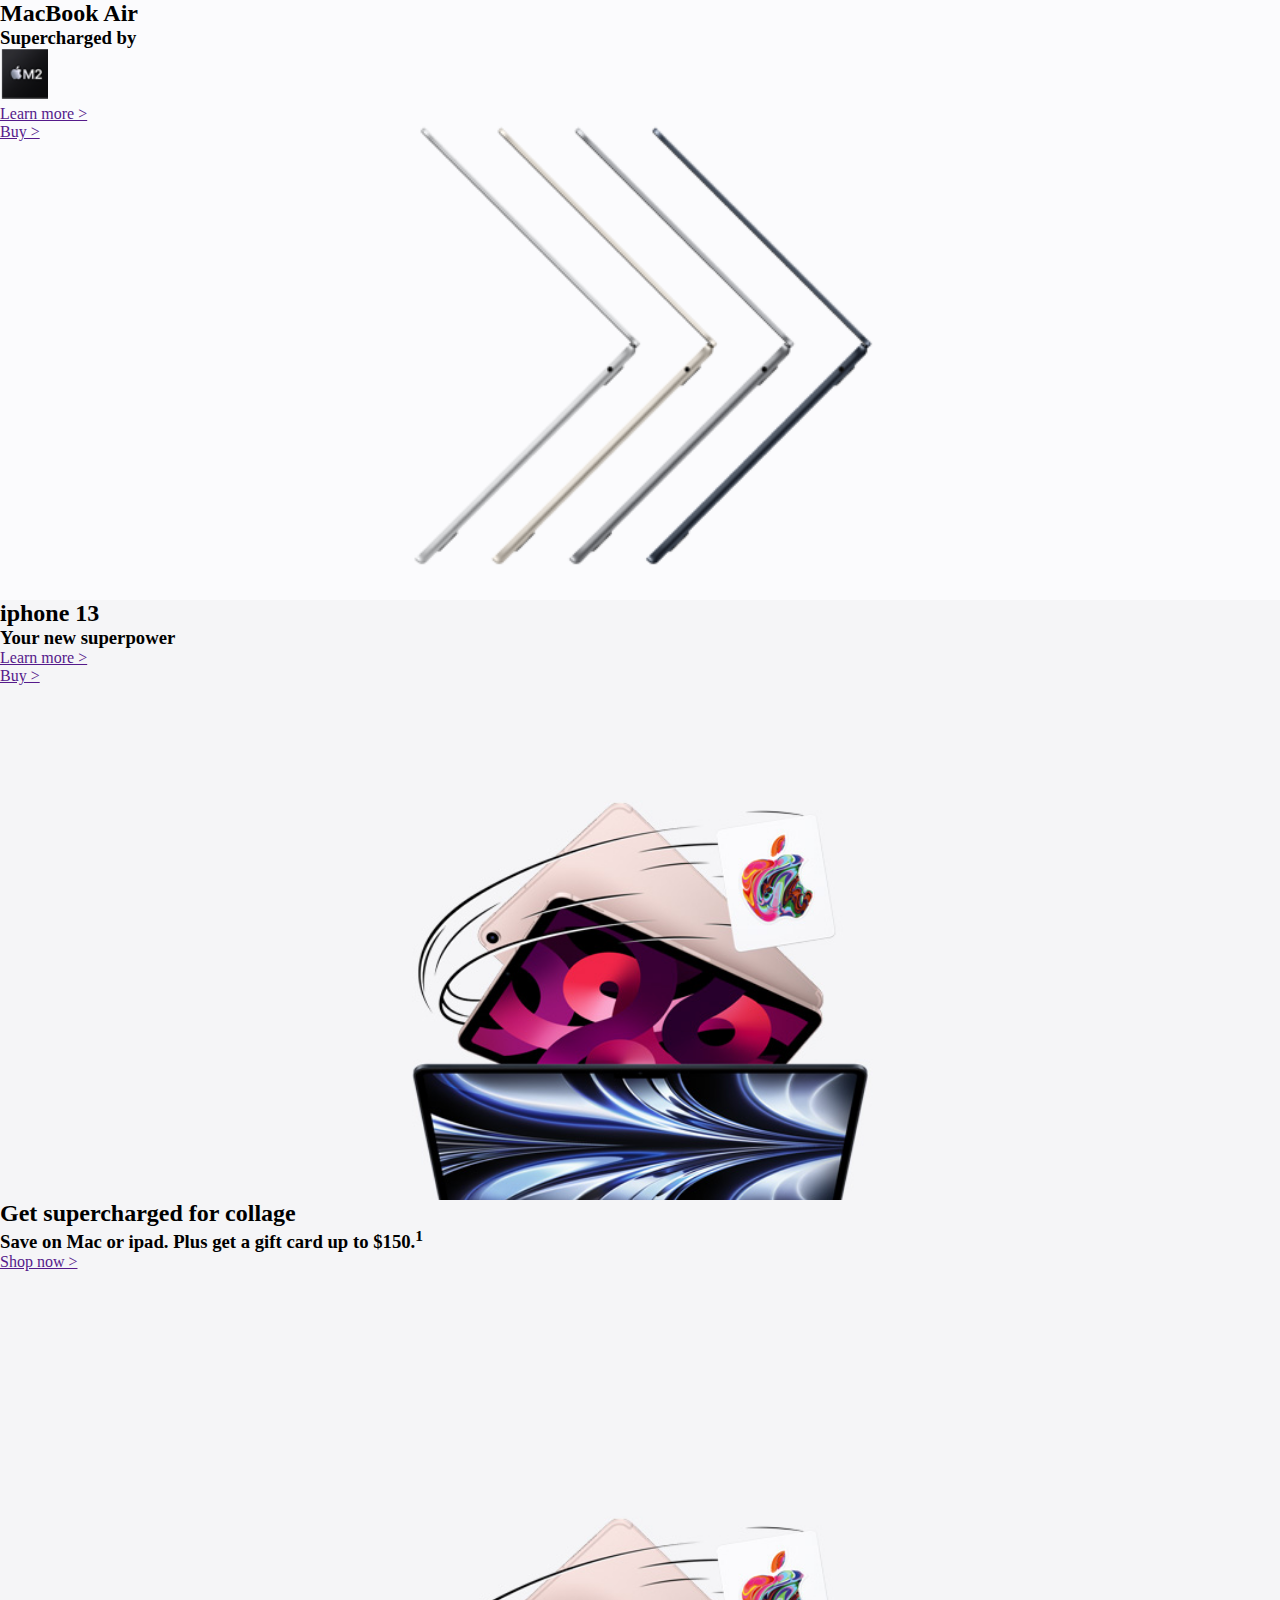
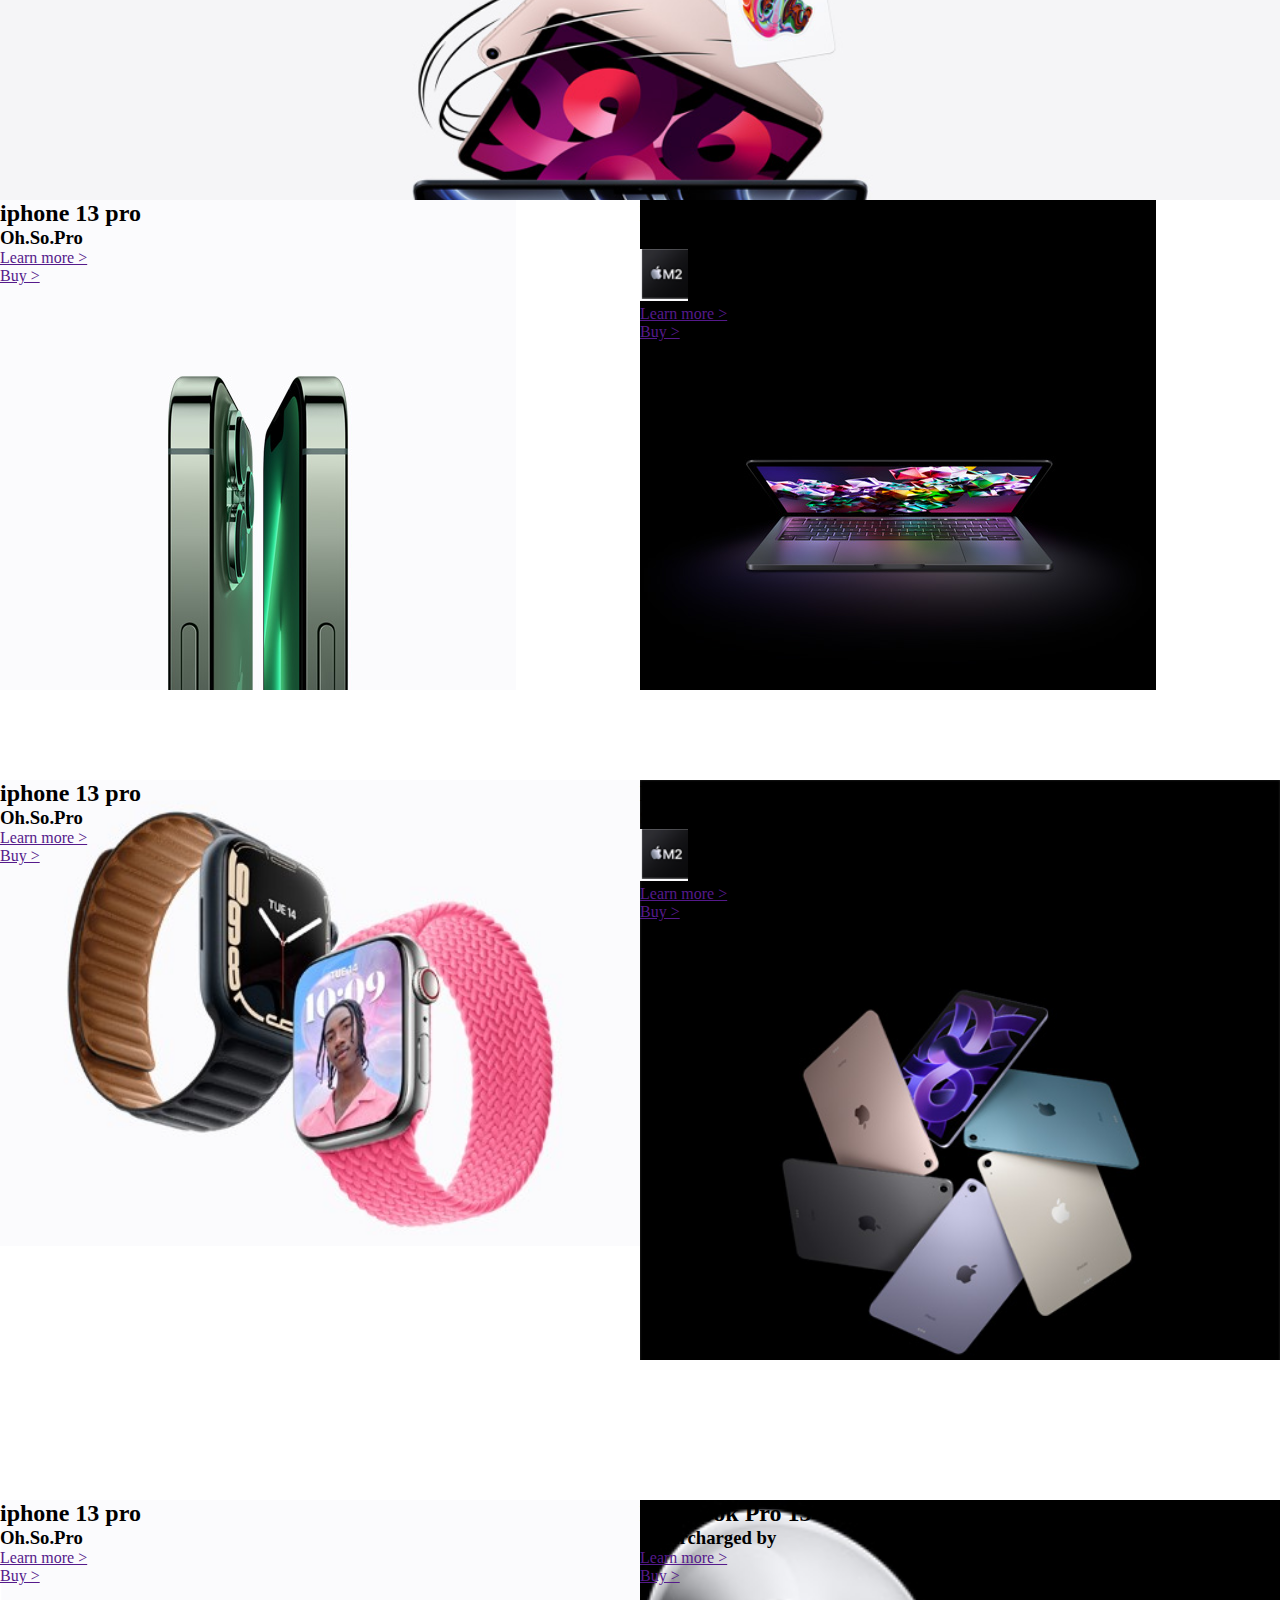
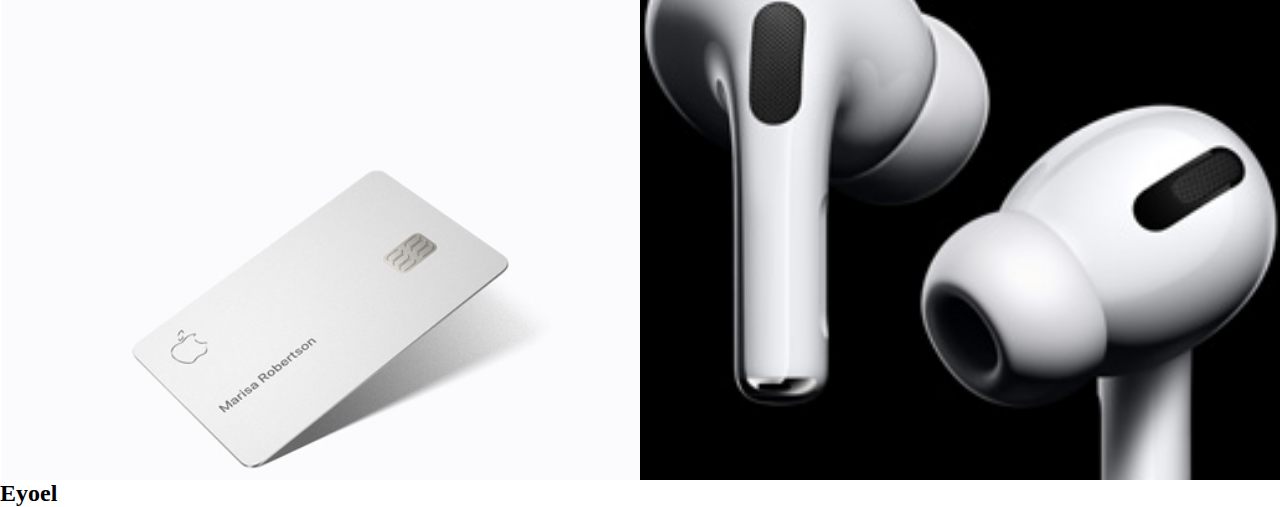
<file: Project/index.html>
<!DOCTYPE html>
<html lang="en">

<head>
  <meta charset="UTF-8" />
  <meta http-equiv="X-UA-Compatible" content="IE=edge" />
  <meta name="viewport" content="width=device-width, initial-scale=1.0" />
  <title>Apple Website</title>
  <link rel="stylesheet" href="./css/style.css" />
</head>

<body>
  <section class="Adv_1"></section>

  <!-- this is for Macbook Air section -->
  <section class="Adv_2">
    <div class="macbookair">
      <div>
        <h2>MacBook Air</h2>
        <h3>Supercharged by</h3>
        <span><img src="./images/icons/M2.png" alt="m2" /></span>

        <div>
          <a href=""> Learn more &#62; </a>
        </div>
        <div>
          <a href="">Buy &#62;</a>
        </div>
      </div>
    </div>
  </section>

  <!-- This is for iphone 13 -->
  <section class="Adv_3">
    <div class="iphone13">
      <div>
        <h2>iphone 13</h2>
        <h3>Your new superpower</h3>
        <div>
          <a href=""> Learn more &#62; </a>
        </div>
        <div>
          <a href="">Buy &#62;</a>
        </div>
      </div>
    </div>
  </section>

  <!-- this is for Get supercharged for collage section -->
  <section class="Adv_4">
    <div class="superCharged">
      <div>
        <h2>Get supercharged for collage</h2>
        <h3>
          Save on Mac or ipad. Plus get a gift card up to $150.<sup>1</sup>
        </h3>
        <div>
          <a href=""> Shop now &#62; </a>
        </div>
      </div>
    </div>
  </section>

   <!-- this is for Advertizement 5 section -->
  <section>
    <div class="Adv_5">
      <div class="Adv_5a">
        <h2>iphone 13 pro</h2>
        <h3>Oh.So.Pro</h3>
        <div>
          <a href=""> Learn more &#62; </a>
        </div>
        <div>
          <a href="">Buy &#62;</a>
        </div>

      </div>

      <div class="Adv_5b">
        <h2>MacBook Pro 13"</h2>
        <h3>Supercharged by</h3>
        <span><img src="./images/icons/M2.png" alt="m2" /></span>
        <div>
          <a href=""> Learn more &#62; </a>
        </div>
        <div>
          <a href="">Buy &#62;</a>
        </div>
      </div>
    </div>
  </section>

    <!-- this is for Advertizement 6 section -->
 
  <section>
    <div class="Adv_6">
      <div class="Adv_6a">
        <h2>iphone 13 pro</h2>
        <h3>Oh.So.Pro</h3>
        <div>
          <a href=""> Learn more &#62; </a>
        </div>
        <div>
          <a href="">Buy &#62;</a>
        </div>

      </div>

      <div class="Adv_6b">
        <h2>MacBook Pro 13"</h2>
        <h3>Supercharged by</h3>
        <span><img src="./images/icons/M2.png" alt="m2" /></span>
        <div>
          <a href=""> Learn more &#62; </a>
        </div>
        <div>
          <a href="">Buy &#62;</a>
        </div>
      </div>
    </div>
  </section>

  <!-- this is for Advertizement 6 section -->
  <section>
    <div class="Adv_7">
      <div class="Adv_7a">
        <h2>iphone 13 pro</h2>
        <h3>Oh.So.Pro</h3>
        <div>
          <a href=""> Learn more &#62; </a>
        </div>
        <div>
          <a href="">Buy &#62;</a>
        </div>

      </div>

      <div class="Adv_7b">
        <h2>MacBook Pro 13"</h2>
        <h3>Supercharged by</h3>
        
        <div>
          <a href=""> Learn more &#62; </a>
        </div>
        <div>
          <a href="">Buy &#62;</a>
        </div>
      </div>
    </div>
  </section>
  <h2>Eyoel</h2>
</body>

</html>
</file>
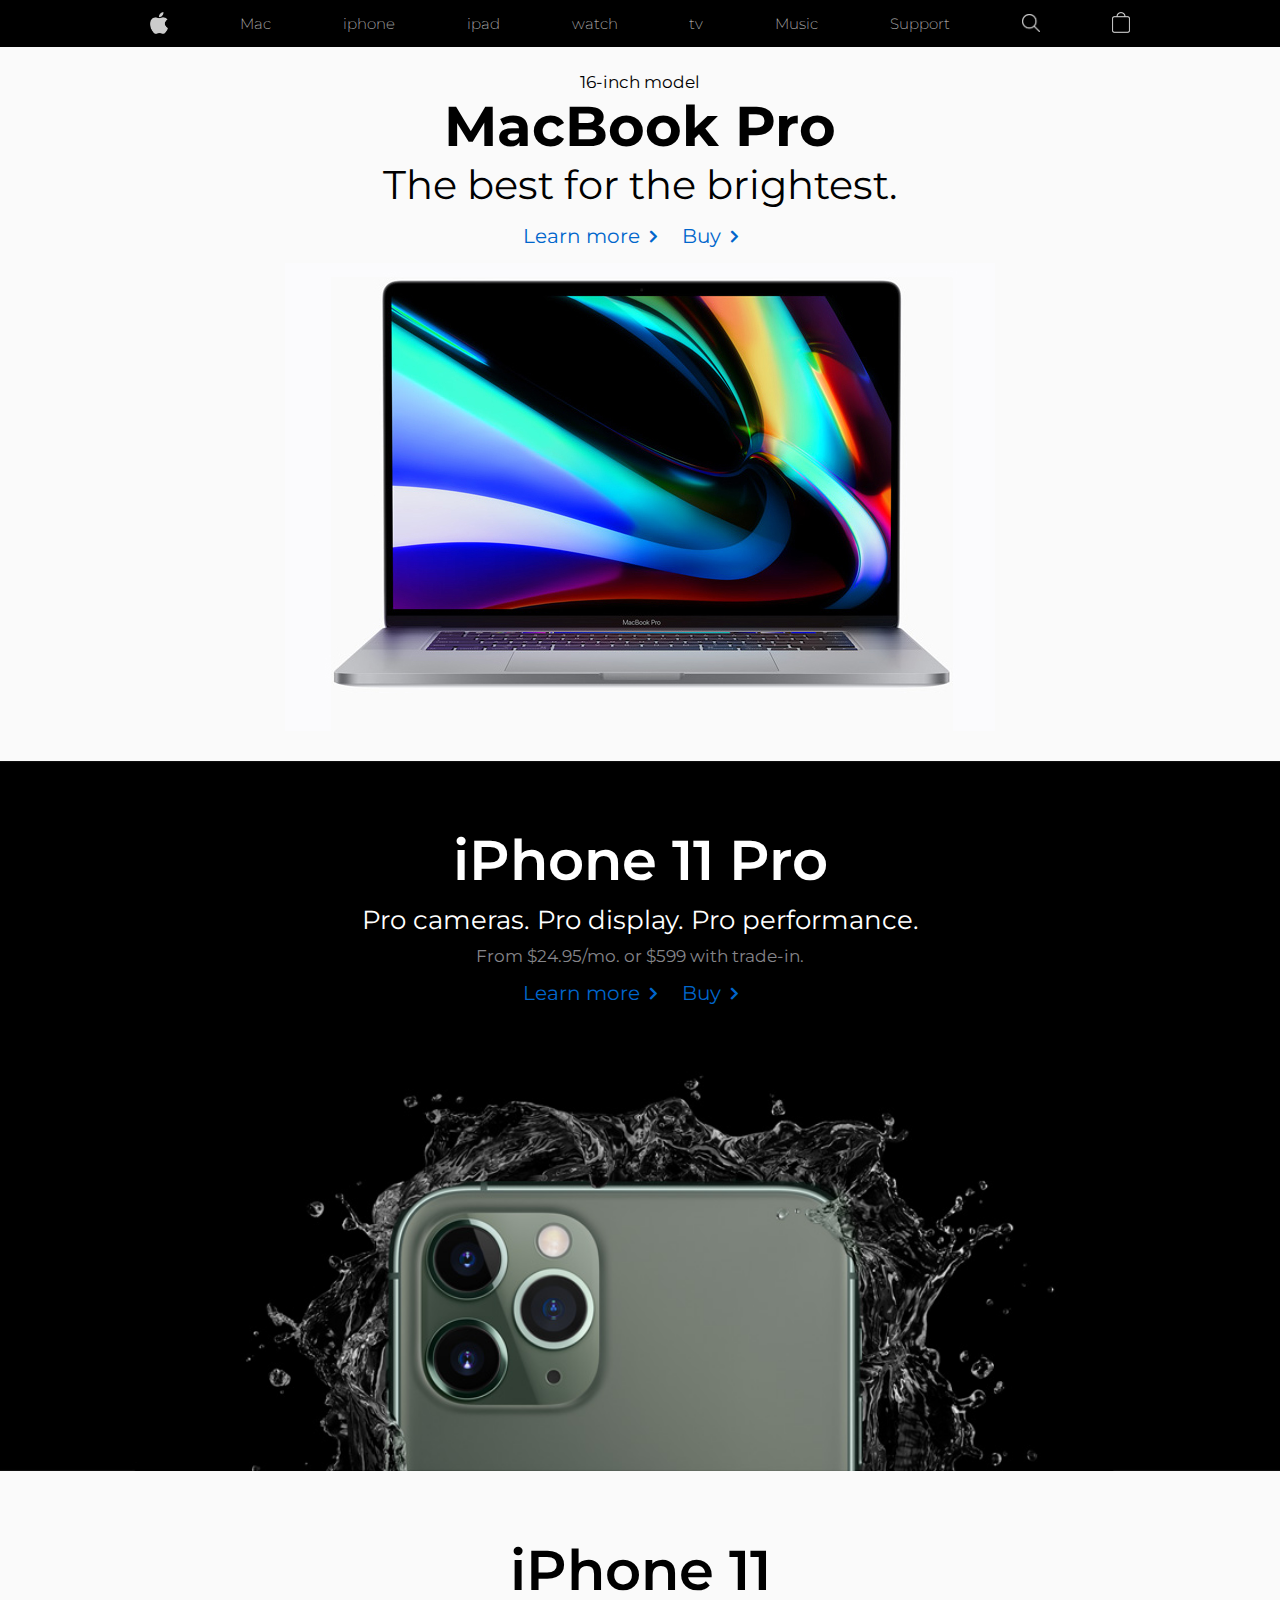
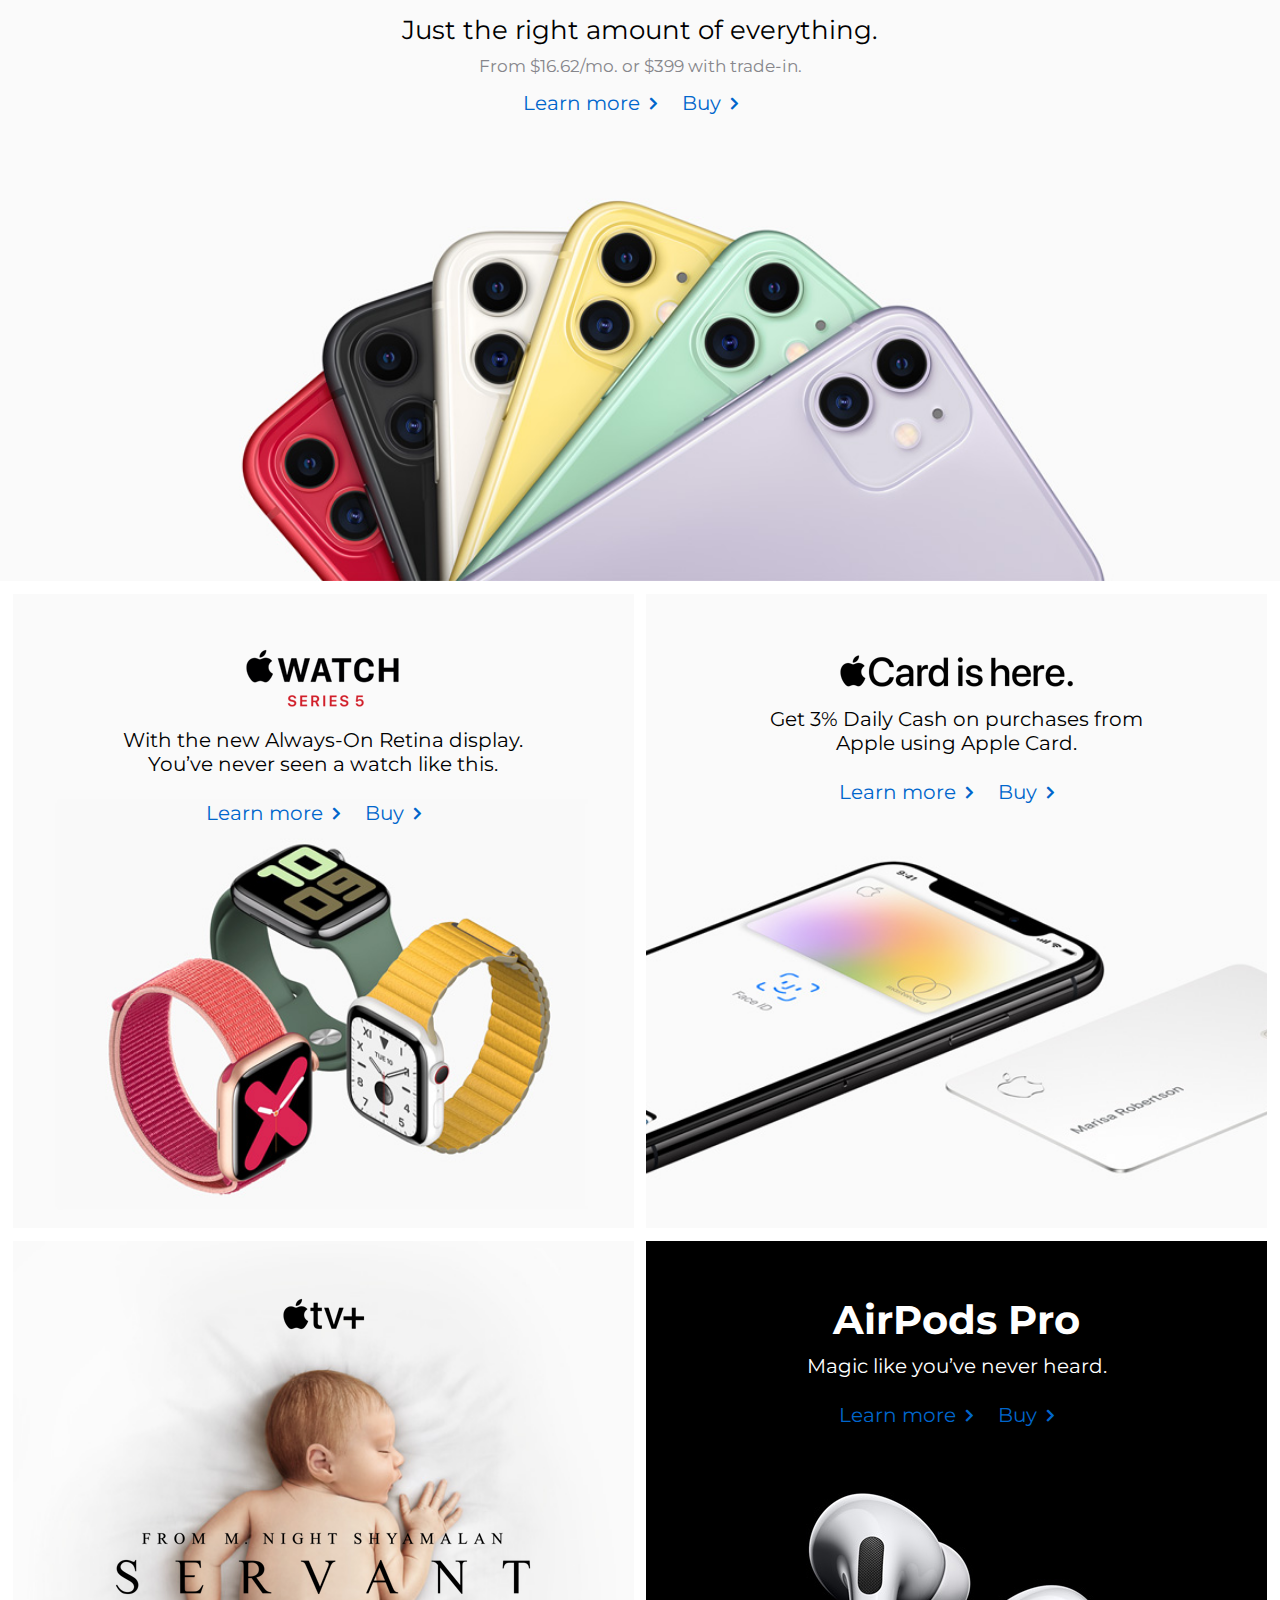
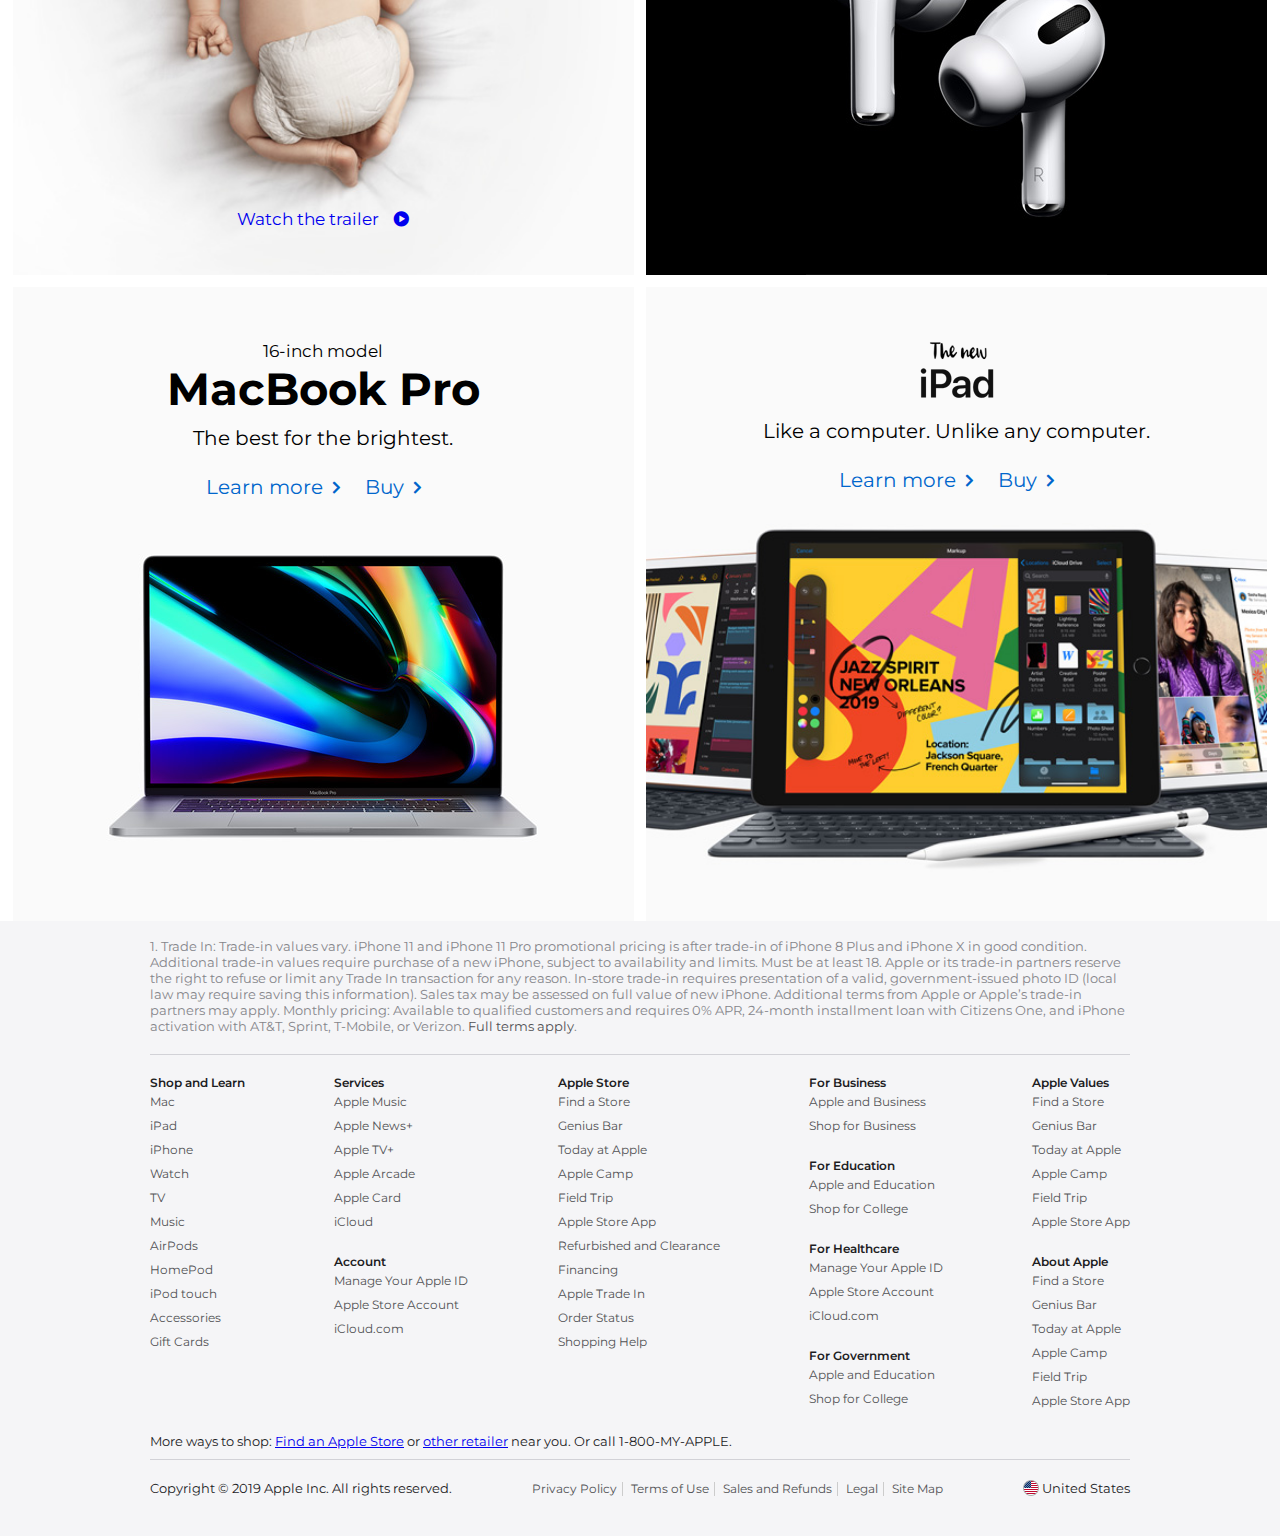
<file: Resource/apple-html-css-replica/apple-html-css-replica/index.html>
<!DOCTYPE html>
<html>
<head>
	<title>Apple Website</title>
	<link rel="stylesheet" type="text/css" href="css/styles.css">

	<!-- Link to the Font-Awesome Font -->
	<!-- This font gives us the option to use emojies, symbols, common logos and icons as a font -->
	<link rel="stylesheet" href="https://maxcdn.bootstrapcdn.com/font-awesome/4.6.2/css/font-awesome.min.css">

	<!-- Link to Montserrat font on Google Fonts-->
	<link href="https://fonts.googleapis.com/css?family=Montserrat:200,200i,300,300i,400,600,600i,700,700i,800,800i,900,900i&display=swap" rel="stylesheet">

</head>
<body>
	<div class="outer-wrapper"> 
		<header class="header-wrapper">
			<div class="internal-wrapper"> 
				<div class="header-links-wrapper">
					<ul>
						<li class="logo-link"><a href="/"><img src="images/icons/logo.png"></a></li>
						<li><a href="/mac/">Mac</a></li>
						<li><a href="#">iphone</a></li>
						<li><a href="#">ipad</a></li>
						<li><a href="#">watch</a></li>
						<li><a href="#">tv</a></li>
						<li><a href="#">Music</a></li>
						<li><a href="#">Support</a></li>
						<li class="search-link"><a href="/search/"><img src="images/icons/search-icon.png"></a></li>
						<li class="cart-link"><a  href="/cart/"><img src="images/icons/cart.png"></a></li>
					</ul>					
				</div>
			</div>
		</header>

		<section class="main-highlight-wrapper">
			<div class="internal-wrapper"> 
				<div class="model">
					16-inch model
				</div>

				<div class="product-title">
					MacBook Pro
				</div>

				<div class="brief-description">
					The best for the brightest.
				</div>

				<div class="links-wrapper">
					<ul>
						<li><a href="">Learn more</a></li>
						<li><a href="">Buy</a></li>
					</ul> 
				</div>

				<div class="main-image-wrapper">
					<img src="images/home/mac-laptop.jpg"/>
				</div>

			</div>
		</section> 

		<section class="second-hightlight-wrapper">
			<div class="internal-wrapper">
				<div class="title-wraper">
					iPhone 11 Pro 
				</div> 

				<div class="description-wrapper">
					Pro cameras. Pro display. Pro performance.
				</div>

				<div class="price-wrapper">
					From $24.95/mo. or $599 with trade‑in.
				</div>

				<div class="links-wrapper">
					<ul>
						<li><a href="">Learn more</a></li>
						<li><a href="">Buy</a></li>
					</ul> 
				</div>
			</div>
		</section>

		<section class="third-highlight-wrapper">
			<div class="internal-wrapper">
				<div class="title-wraper">
					iPhone 11 
				</div> 
				<div class="description-wrapper">
					Just the right amount of everything.
				</div>
				<div class="price-wrapper">
					From $16.62/mo. or $399 with trade‑in.
				</div>
				<div class="links-wrapper">
					<ul>
						<li><a href="">Learn more</a></li>
						<li><a href="">Buy</a></li>
					</ul> 
				</div>
			</div>
		</section>




		
		<section class="fourth-heghlight-wrapper">
			<div class="left-side-wrapper">
				<div class="top-logo-wrapper">
					<div class="logo-wrapper">
						<img src="images/icons/watch-series5-logo.png">
					</div>
				</div>
				<div class="description-wraper">
					With the new Always-On Retina display.<br>
					You’ve never seen a watch like this.
				</div>
				<div class="links-wrapper">
					<ul>
						<li><a href="">Learn more</a></li>
						<li><a href="">Buy</a></li>
					</ul> 
				</div>
			</div>
			<div class="right-side-wrapper">
				<div class="top-logo-wrapper">
					<div class="logo-wrapper">
						<img src="images/icons/apple-card-logo.png">
					</div>
				</div>
				<div class="description-wraper">
					Get 3% Daily Cash on purchases from Apple using Apple Card.
				</div>
				<div class="links-wrapper">
					<ul>
						<li><a href="">Learn more</a></li>
						<li><a href="">Buy</a></li>
					</ul> 
				</div>
			</div>	
		</section>
		<section class="fifth-heghlight-wrapper"> 
			<div class="left-side-wrapper">
				<div class="top-logo-wrapper">
					<div class="logo-wrapper">
						<img src="images/icons/apple-tv-logo.png">
					</div>
				</div>

				<div class="tvshow-logo-wraper">
					<img src="images/icons/servant-logo.png">
				</div>

				<div class="watch-more-wrapper">
					<a href="#">Watch the trailer</a>
				</div>
			</div>
			<div class="right-side-wrapper">
				<div class="top-logo-wrapper">
					<div class="logo-wrapper">
						AirPods Pro
					</div>
				</div>

				<div class="description-wraper">
					Magic like you’ve never heard.
				</div>

				<div class="links-wrapper">
					<ul>
						<li><a href="">Learn more</a></li>
						<li><a href="">Buy</a></li>
					</ul> 
				</div>
			</div>	
		</section>
		<section class="sixth-heghlight-wrapper"> 
			<div class="left-side-wrapper">
				<div class="model">
					16-inch model
				</div>

				<div class="product-title-small">
					MacBook Pro
				</div>

				<div class="description-wraper">
					The best for the brightest.
				</div>

				<div class="links-wrapper">
					<ul>
						<li><a href="">Learn more</a></li>
						<li><a href="">Buy</a></li>
					</ul> 
				</div>
			</div>
			<div class="right-side-wrapper">
				<div class="top-logo-wrapper">
					<div class="logo-wrapper">
						<img src="images/icons/new-ipad-logo.png">
					</div>
				</div>

				<div class="description-wraper">
					Like a computer. Unlike any computer.
				</div>

				<div class="links-wrapper">
					<ul>
						<li><a href="">Learn more</a></li>
						<li><a href="">Buy</a></li>
					</ul> 
				</div>
			</div>	
		</section>





		<footer class="footer-wrapper">
			<div class="internal-wrapper"> 
				<div class="upper-text-container">
					1. Trade In: Trade‑in values vary. iPhone 11 and iPhone 11 Pro promotional pricing is after trade‑in of iPhone 8 Plus and iPhone X in good condition. Additional trade‑in values require purchase of a new iPhone, subject to availability and limits. Must be at least 18. Apple or its trade-in partners reserve the right to refuse or limit any Trade In transaction for any reason. In‑store trade‑in requires presentation of a valid, government-issued photo ID (local law may require saving this information). Sales tax may be assessed on full value of new iPhone. Additional terms from Apple or Apple’s trade-in partners may apply. Monthly pricing: Available to qualified customers and requires 0% APR, 24‑month installment loan with Citizens One, and iPhone activation with AT&T, Sprint, T‑Mobile, or Verizon. <a href="#"> Full terms apply</a>.
				</div>
				<div class="footer-links-wrapper"> 
					<div class="links-wrapper-1">
						<h3>Shop and Learn</h3>
						<ul>
							<li><a href="#">Mac</a></li>
							<li><a href="#">iPad</a></li>
							<li><a href="#">iPhone</a></li>
							<li><a href="#">Watch</a></li>
							<li><a href="#">TV</a></li>
							<li><a href="#">Music</a></li>
							<li><a href="#">AirPods</a></li>
							<li><a href="#">HomePod</a></li>
							<li><a href="#">iPod touch</a></li>
							<li><a href="#">Accessories</a></li>
							<li><a href="#">Gift Cards</a></li>
						</ul>
					</div> 
					<div class="links-wrapper-2">
						<h3>Services</h3>
						<ul>
							<li><a href="#">Apple Music</a></li>
							<li><a href="#">Apple News+</a></li>
							<li><a href="#">Apple TV+</a></li>
							<li><a href="#">Apple Arcade</a></li>
							<li><a href="#">Apple Card</a></li>
							<li><a href="#">iCloud</a></li>
						</ul>
						<h3>Account</h3>
						<ul>
							<li><a href="#">Manage Your Apple ID</a></li>
							<li><a href="#">Apple Store Account</a></li>
							<li><a href="#">iCloud.com</a></li>
						</ul>					
					</div> 
					<div class="links-wrapper-3">
						<h3>Apple Store</h3>
						<ul>
							<li><a href="#">Find a Store</a></li>
							<li><a href="#">Genius Bar</a></li>
							<li><a href="#">Today at Apple</a></li>
							<li><a href="#">Apple Camp</a></li>
							<li><a href="#">Field Trip</a></li>
							<li><a href="#">Apple Store App</a></li>
							<li><a href="#">Refurbished and Clearance</a></li>
							<li><a href="#">Financing</a></li>
							<li><a href="#">Apple Trade In</a></li>
							<li><a href="#">Order Status</a></li>
							<li><a href="#">Shopping Help</a></li>
						</ul>
					</div> 
					<div class="links-wrapper-4">
						<h3>For Business</h3>
						<ul>
							<li><a href="#">Apple and Business</a></li>
							<li><a href="#">Shop for Business</a></li>
						</ul>		
						<h3>For Education</h3>
						<ul>
							<li><a href="#">Apple and Education</a></li>
							<li><a href="#">Shop for College</a></li>
						</ul>
						<h3>For Healthcare</h3>
						<ul>
							<li><a href="#">Manage Your Apple ID</a></li>
							<li><a href="#">Apple Store Account</a></li>
							<li><a href="#">iCloud.com</a></li>
						</ul>	
						<h3>For Government</h3>
						<ul>
							<li><a href="#">Apple and Education</a></li>
							<li><a href="#">Shop for College</a></li>
						</ul>
					</div> 

					<div class="links-wrapper-5">
						<h3>Apple Values</h3>
						<ul>
							<li><a href="#">Find a Store</a></li>
							<li><a href="#">Genius Bar</a></li>
							<li><a href="#">Today at Apple</a></li>
							<li><a href="#">Apple Camp</a></li>
							<li><a href="#">Field Trip</a></li>
							<li><a href="#">Apple Store App</a></li>
						</ul>
						<h3>About Apple</h3>
						<ul>
							<li><a href="#">Find a Store</a></li>
							<li><a href="#">Genius Bar</a></li>
							<li><a href="#">Today at Apple</a></li>
							<li><a href="#">Apple Camp</a></li>
							<li><a href="#">Field Trip</a></li>
							<li><a href="#">Apple Store App</a></li>
						</ul>						
					</div> 
				</div>
				<div class="my-apple-wrapper"> 
					More ways to shop: <a href="#">Find an Apple Store</a> or <a href="#">other retailer</a> near you. Or call 1-800-MY-APPLE.
				</div>
				<div class="copyright-wrapper">
					<div class="copyright">
						Copyright © 2019 Apple Inc. All rights reserved.
					</div>
					<div class="footer-links-terms">
						<ul>
							<li><a href="#">Privacy Policy</a></li>
							<li><a href="#">Terms of Use</a></li>
							<li><a href="#">Sales and Refunds</a></li>
							<li><a href="#">Legal</a></li>
							<li><a href="#">Site Map</a></li>
						</ul>
					</div>
					<div class="footer-country">
						<div class="flag-wrapper"><img src="images/icons/16.png"></div> <div class="footer-country-name">United States</div> 
					</div>
				</div>
			</div>
		</footer> 
	</div>


</body>
</html>
</file>
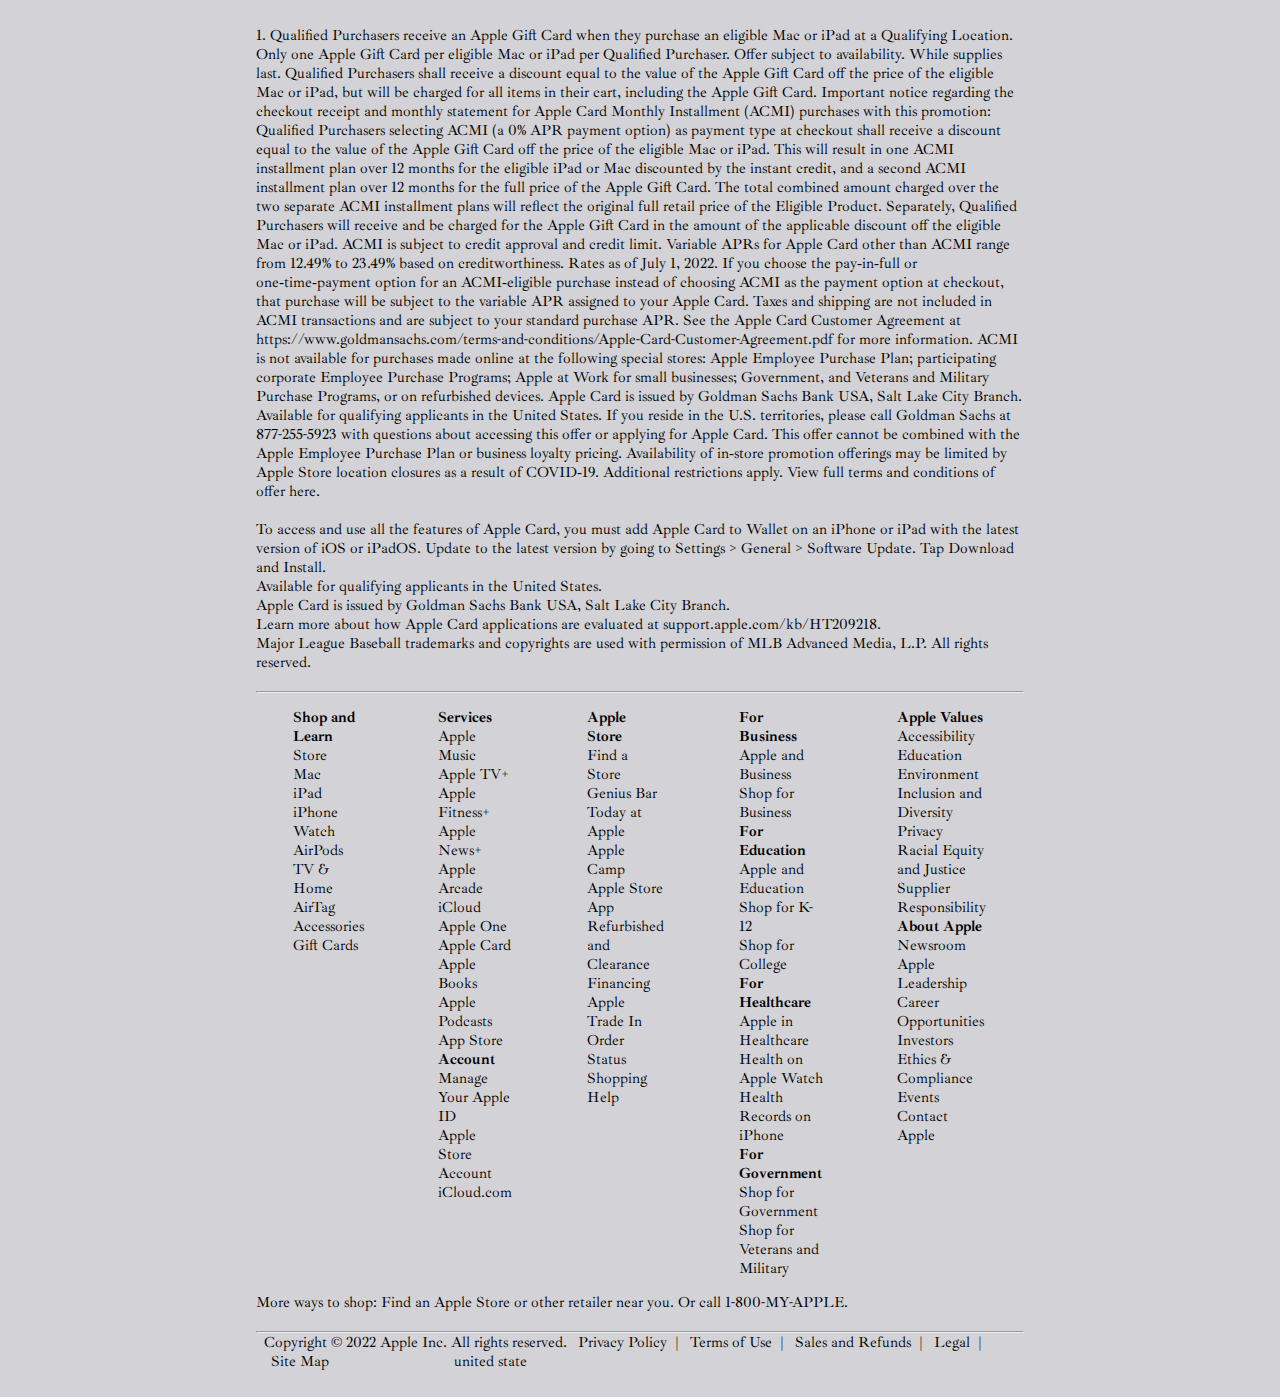
<file: Project/common/footer.html>
<!DOCTYPE html>
<html lang="en">
	<head>
		<meta charset="UTF-8" />
		<meta http-equiv="X-UA-Compatible" content="IE=edge" />
		<meta name="viewport" content="width=device-width, initial-scale=1.0" />
		<link rel="stylesheet" href="../css/footer.css" />
		<link rel="preconnect" href="https://fonts.googleapis.com" />
		<link rel="preconnect" href="https://fonts.gstatic.com" crossorigin />
		<link
			href="https://fonts.googleapis.com/css2?family=Cinzel:wght@500&family=Ibarra+Real+Nova&family=Permanent+Marker&family=Trade+Winds&family=Uchen&display=swap"
			rel="stylesheet"
		/>
		<title>Document</title>
	</head>
	<body>
		<div class="paragraph">
			<p>
				1. Qualified Purchasers receive an Apple Gift Card when they purchase an
				eligible Mac or iPad at a Qualifying Location. Only one Apple Gift Card
				per eligible Mac or iPad per Qualified Purchaser. Offer subject to
				availability. While supplies last. Qualified Purchasers shall receive a
				discount equal to the value of the Apple Gift Card off the price of the
				eligible Mac or iPad, but will be charged for all items in their cart,
				including the Apple Gift Card. Important notice regarding the checkout
				receipt and monthly statement for Apple Card Monthly Installment (ACMI)
				purchases with this promotion: Qualified Purchasers selecting ACMI (a 0%
				APR payment option) as payment type at checkout shall receive a discount
				equal to the value of the Apple Gift Card off the price of the eligible
				Mac or iPad. This will result in one ACMI installment plan over 12
				months for the eligible iPad or Mac discounted by the instant credit,
				and a second ACMI installment plan over 12 months for the full price of
				the Apple Gift Card. The total combined amount charged over the two
				separate ACMI installment plans will reflect the original full retail
				price of the Eligible Product. Separately, Qualified Purchasers will
				receive and be charged for the Apple Gift Card in the amount of the
				applicable discount off the eligible Mac or iPad. ACMI is subject to
				credit approval and credit limit. Variable APRs for Apple Card other
				than ACMI range from 12.49% to 23.49% based on creditworthiness. Rates
				as of July 1, 2022. If you choose the pay‑in‑full or one‑time‑payment
				option for an ACMI‑eligible purchase instead of choosing ACMI as the
				payment option at checkout, that purchase will be subject to the
				variable APR assigned to your Apple Card. Taxes and shipping are not
				included in ACMI transactions and are subject to your standard purchase
				APR. See the Apple Card Customer Agreement at
				https://www.goldmansachs.com/terms-and-conditions/Apple-Card-Customer-Agreement.pdf
				for more information. ACMI is not available for purchases made online at
				the following special stores: Apple Employee Purchase Plan;
				participating corporate Employee Purchase Programs; Apple at Work for
				small businesses; Government, and Veterans and Military Purchase
				Programs, or on refurbished devices. Apple Card is issued by Goldman
				Sachs Bank USA, Salt Lake City Branch. Available for qualifying
				applicants in the United States. If you reside in the U.S. territories,
				please call Goldman Sachs at 877-255-5923 with questions about accessing
				this offer or applying for Apple Card. This offer cannot be combined
				with the Apple Employee Purchase Plan or business loyalty pricing.
				Availability of in‑store promotion offerings may be limited by Apple
				Store location closures as a result of COVID‑19. Additional restrictions
				apply. View full terms and conditions of offer here.
			</p>
			<br />
			<p>
				To access and use all the features of Apple Card, you must add Apple
				Card to Wallet on an iPhone or iPad with the latest version of iOS or
				iPadOS. Update to the latest version by going to Settings > General >
				Software Update. Tap Download and Install.
			</p>
			<p>Available for qualifying applicants in the United States.</p>
			<p>
				Apple Card is issued by Goldman Sachs Bank USA, Salt Lake City Branch.
			</p>
			<p>
				Learn more about how Apple Card applications are evaluated at
				support.apple.com/kb/HT209218.
			</p>
			<p>
				Major League Baseball trademarks and copyrights are used with permission
				of MLB Advanced Media, L.P. All rights reserved.
			</p>
			<br />

			<hr />
		</div>
		<div class="footer-list">
			<div>
				<ul>
					<h3>Shop and Learn</h3>
					<li><a href="">Store</a></li>
					<li><a href="">Mac</a></li>
					<li><a href="">iPad</a></li>
					<li><a href="">iPhone</a></li>
					<li><a href="">Watch</a></li>
					<li><a href="">AirPods</a></li>
					<li><a href="">TV & Home</a></li>
					<li><a href="">AirTag</a></li>
					<li><a href="">Accessories</a></li>
					<li><a href="">Gift Cards</a></li>
				</ul>
			</div>
			<div>
				<ul>
					<h3>Services</h3>
					<li><a href="">Apple Music</a></li>
					<li><a href="">Apple TV+</a></li>
					<li><a href="">Apple Fitness+</a></li>
					<li><a href="">Apple News+</a></li>
					<li><a href="">Apple Arcade</a></li>
					<li><a href="">iCloud</a></li>
					<li><a href="">Apple One</a></li>
					<li><a href="">Apple Card</a></li>
					<li><a href="">Apple Books</a></li>
					<li><a href="">Apple Podcasts</a></li>
					<li><a href="">App Store</a></li>
					<h3>Account</h3>
					<li><a href="">Manage Your Apple ID</a></li>
					<li><a href="">Apple Store Account</a></li>
					<li><a href="">iCloud.com</a></li>
				</ul>
			</div>
			<div>
				<ul>
					<h3>Apple Store</h3>
					<li><a href="">Find a Store</a></li>
					<li><a href="">Genius Bar</a></li>
					<li><a href="">Today at Apple</a></li>
					<li><a href="">Apple Camp</a></li>
					<li><a href="">Apple Store App</a></li>
					<li><a href="">Refurbished and Clearance</a></li>
					<li><a href="">Financing</a></li>
					<li><a href="">Apple Trade In</a></li>
					<li><a href="">Order Status</a></li>
					<li><a href="">Shopping Help</a></li>
				</ul>
			</div>
			<div>
				<ul>
					<h3>For Business</h3>
					<li><a href="">Apple and Business</a></li>
					<li><a href="">Shop for Business</a></li>
					<h3>For Education</h3>
					<li><a href="">Apple and Education</a></li>
					<li><a href="">Shop for K-12</a></li>
					<li><a href="">Shop for College</a></li>
					<h3>For Healthcare</h3>
					<li><a href="">Apple in Healthcare</a></li>
					<li><a href="">Health on Apple Watch</a></li>
					<li><a href="">Health Records on iPhone</a></li>
					<h3>For Government</h3>
					<li><a href="">Shop for Government</a></li>
					<li><a href="">Shop for Veterans and Military</a></li>
				</ul>
			</div>
			<div>
				<ul>
					<h3>Apple Values</h3>
					<li><a href="">Accessibility</a></li>
					<li><a href="">Education</a></li>
					<li><a href="">Environment</a></li>
					<li><a href="">Inclusion and Diversity</a></li>
					<li><a href="">Privacy</a></li>
					<li><a href="">Racial Equity and Justice</a></li>
					<li><a href="">Supplier Responsibility</a></li>
					<h3>About Apple</h3>
					<li><a href="">Newsroom</a></li>
					<li><a href="">Apple Leadership</a></li>
					<li><a href="">Career Opportunities</a></li>
					<li><a href="">Investors</a></li>
					<li><a href="">Ethics & Compliance</a></li>
					<li><a href="">Events</a></li>
					<li><a href="">Contact Apple</a></li>
				</ul>
			</div>
		</div>

		<p>
			More ways to shop:
			<a href="https://www.apple.com/retail/">Find an Apple Store</a> or
			<a href="https://locate.apple.com/">other retailer</a> near you. Or call
			1-800-MY-APPLE.
		</p>
		<br />
		<hr />
		<div class="container">
			<ul class="as"><li>
				<p class="copyright">Copyright © 2022 Apple Inc. All rights reserved.
				
					<a class="copyright" href="">Privacy Policy</a>|
                    <a class="copyright" href="">Terms of Use</a>|
                    <a class="copyright" href="">Sales and Refunds</a>|
                    <a class="copyright" href="">Legal</a>|
                    <a class="copyright" href="">Site Map</a>
                    <a class="united" href="">united state</a>
				</p>
            </li>
            </ul>
           
		</div>
	</body>
</html>
</file>
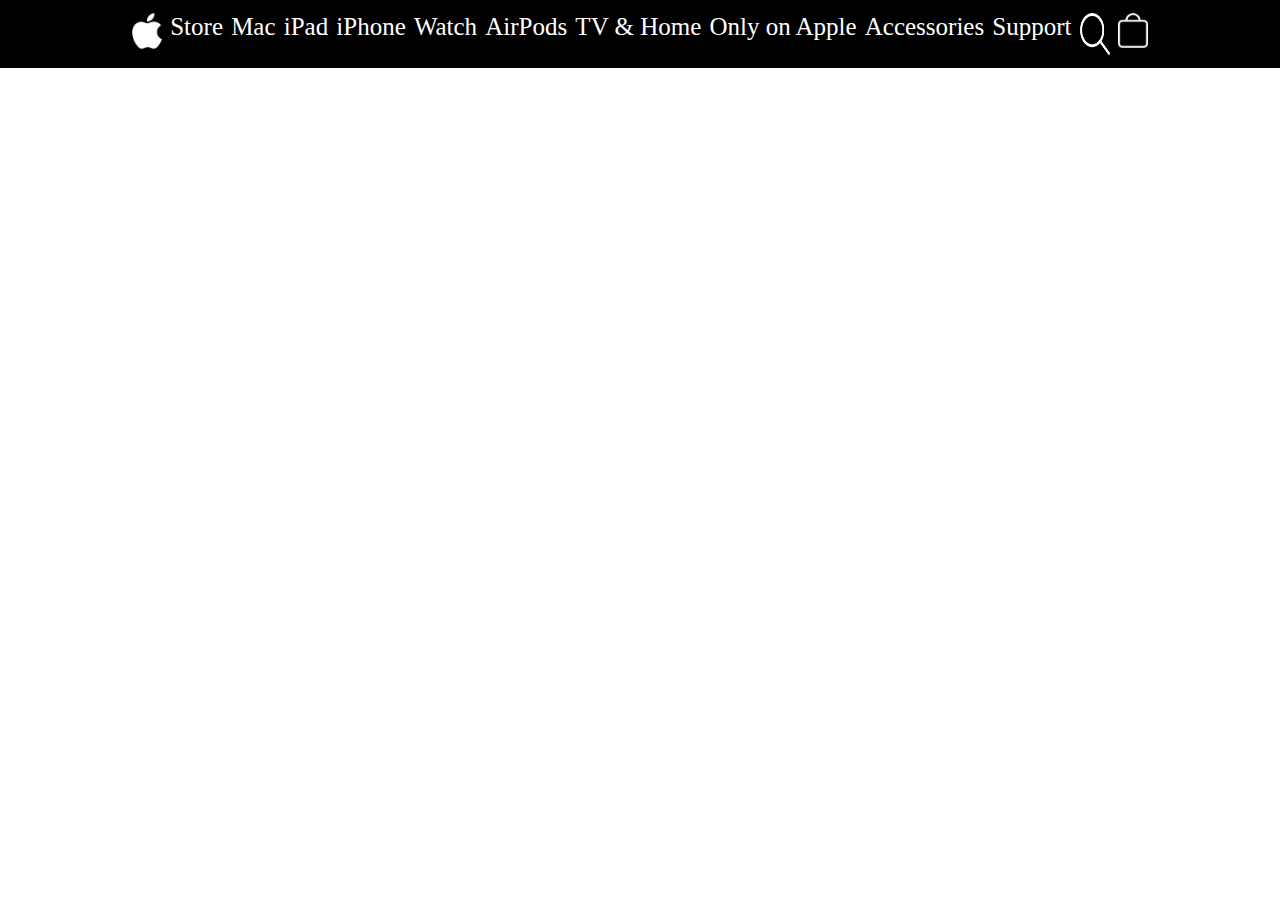
<file: Project/common/header.html>
<!DOCTYPE html>
<html lang="en">
	<head>
		<meta charset="UTF-8" />
		<meta http-equiv="X-UA-Compatible" content="IE=edge" />
		<meta name="viewport" content="width=device-width, initial-scale=1.0" />
		<link rel="stylesheet" href="../css/header.css" />
		<link rel="preconnect" href="https://fonts.googleapis.com" />
		<link rel="preconnect" href="https://fonts.gstatic.com" crossorigin />
		<link
			href="https://fonts.googleapis.com/css2?family=Cinzel:wght@500&family=Permanent+Marker&family=Trade+Winds&family=Uchen&display=swap"
			rel="stylesheet"
		/>
		<title>header</title>
	</head>
	<body>
		<nav>
			<ul style="list-style: none" class="navigator">
				<a href="https://www.apple.com/"
					><img src="../images/icons/logo.png" alt="" width="30px"
				/></a>
				<li><a href="https://www.apple.com/us/shop/goto/store">Store</a></li>
				<li><a href="https://www.apple.com/mac/">Mac</a></li>
				<li><a href="https://www.apple.com/ipad/">iPad</a></li>
				<li><a href="https://www.apple.com/iphone/">iPhone</a></li>
				<li><a href="https://www.apple.com/watch/">Watch</a></li>
				<li><a href="https://www.apple.com/airpods/">AirPods</a></li>
				<li><a href="https://www.apple.com/tv-home/">TV & Home</a></li>
				<li><a href="https://www.apple.com/services/">Only on Apple</a></li>
				<li><a href="https://www.apple.com/us/shop/goto/buy_accessories">Accessories</a></li>
				<li><a href="https://support.apple.com/">Support</a></li>
				<img src="../images/icons/search-icon.png" alt="Search" width="30px" />
				<a href=""
					><img src="../images/icons/cart.png" alt="" width="30px"
				/></a>
			</ul>
		</nav>
	</body>
</html>
</file>
<file: Project/css/style.css>
*{
    padding: 0;
    margin: 0;
   
}
.macbookair{
    background-image: url("../images/home/macbookari.png");
    background-size: cover;
    height: 600px;
    background-repeat: no-repeat;
    background-position-x: center;
   
}
.iphone13{
    background-image: url("../images/home/Adv_3.jpg");
    background-repeat: no-repeat;
    height: 600px;
    background-size: cover;
    background-position-x: center;
    background-position-y: center ;
    

}

.superCharged{
    background-image: url("../images/home/Adv_3.jpg");
    background-repeat: no-repeat;
    height: 600px;
    background-size: cover;
     
}
.Adv_5{
    display: flex;
}
.Adv_5a{
    background-image: url("../images/home/Adv_4a.jpg");
    width: 1262px;
    height: 580px;
    /* background-size: 1262px 580px; */
    background-repeat: no-repeat;

}

.Adv_5b{
    background-image: url("../images/home/Adv_4b.jpg");
    width: 1262px;
    height: 580px;
    /* background-size: 1262px 580px; */
    background-repeat: no-repeat;
 
}

.Adv_6{
    display: flex;
}
.Adv_6a{
    background-image: url("../images/home/Adv_5a.jpg");
    width: 1262px;
    height: 720px;
    /* background-size: 1262px 580px; */
    background-repeat: no-repeat;
    /* background-size: cover; */
    background-size: 100%;
   

}

.Adv_6b{
    background-image: url("../images/home/Adv_5b.jpg");
    width: 1262px;
    height: 580px;
    /* background-size: 1262px 580px; */
    background-repeat: no-repeat;
    /* background-size: cover; */
    background-size: 100%;
   
 
}

.Adv_7{
    display: flex;
    justify-content: center;
}
.Adv_7a{
    background-image: url("../images/home/Adv_6a.jpg");
    width: 1262px;
    height: 580px;
    /* background-size: 1262px 580px; */
    background-repeat: no-repeat;
    /* background-size: cover; */
    background-size: 100%;

}

.Adv_7b{
    background-image: url("../images/home/Adv_6b.jpg");
    width: 1262px;
    height: 580px;
    /* background-size: 1262px 580px; */
    background-repeat: no-repeat;
     background-size: 100%;
 
}
</file>
<file: Resource/apple-html-css-replica/apple-html-css-replica/css/styles.css>
* {
	margin: 0;
	padding: 0;
}
img {
	max-width: 100%;
}
body {
	font-size: 20px; 
	font-family: 'Montserrat', sans-serif;
}

/* Header Style */
.header-wrapper {
	background: black; 
	color: #fff;
	font-weight: 200;
	font-size: 0.75em;	
}
.header-wrapper ul {
	display: flex;
  -webkit-box-pack: justify;
  justify-content: space-between;
}
.internal-wrapper {
	width: 980px;
	padding: 0 10px;
	margin: 0 auto;
}
.header-wrapper .header-links-wrapper ul  li a {
	text-decoration: none;
	color: #fff;
}
.header-wrapper ul {
	list-style: none;
}
.header-wrapper .header-links-wrapper ul  li {
	display: inline-block;
  padding: 14px 0 8px;
  height: 25px;
  opacity: 0.8;
}
.header-wrapper .header-links-wrapper ul  li:hover {
	opacity: 1;
}	
.logo-link, .search-link, .cart-link {
	width: 18px;	
	display: block;
}
.header-wrapper .header-links-wrapper ul  li.logo-link {
	padding: 12px 0 10px;
}
.header-wrapper .header-links-wrapper ul  li.search-link {
	padding: 14px 0 8px;
}
.header-wrapper .header-links-wrapper ul  li.cart-link {
	padding: 12px 0 10px;
}

/* Footer Styling */
.footer-wrapper {
  background-color: #f5f5f7;
  color: #1d1d1f;
  font-size: .65em;
}
.upper-text-container {
  border-bottom: 1px solid #d2d2d7;
  color: #86868b;
  padding: 17px 0 20px;
}
.upper-text-container a {
	text-decoration: none;
	color: #515154; 
}
.upper-text-container a:hover {
	text-decoration: underline;
}
.footer-links-wrapper {
	display: flex;
  -webkit-box-pack: justify;
  justify-content: space-between;
  padding-top: 20px;
}
.footer-wrapper ul {
	list-style: none;
	padding-bottom: 20px;
}
.footer-wrapper ul li{
	padding: 5px 0;
	font-size: 0.9em;
}
.footer-links-wrapper a {
	color: #515154;
	text-decoration: none;
}
.footer-links-wrapper a:hover {
	text-decoration: underline;
}
.footer-links-wrapper h3 {
	font-size: 12px;
	font-weight: 600;
}
.my-apple-wrapper {
	border-bottom: 1px solid #d2d2d7;
	padding-bottom: 10px;
	margin-bottom: 10px; 
}
.copyright-wrapper {
	display: flex;
  -webkit-box-pack: justify;
  justify-content: space-between;
  padding: 10px 0 20px;
}
.footer-links-terms ul li {
  display: inline-block;
  padding: 0 5px;
  border-right: 1px solid #ccc;
}
.footer-links-terms ul li:last-child {
	border-right: 0px;
}
.footer-links-terms ul li a {
	text-decoration: none;
	color: #515154;
}
.footer-links-terms ul li a:hover {
	text-decoration: underline;
}
.footer-country {
	display: inline-block;
}
.flag-wrapper {
	display: inline-block;
	vertical-align: middle;
}
.footer-country-name{
	display: inline-block;
	vertical-align: top;
}

/* Main Highlight */
.main-highlight-wrapper {
	background: #fafafa;
	text-align: center;
	padding: 25px 0;
}
.links-wrapper ul {
	list-style: none;
}
.model {
	font-size: .85em;
}
.product-title {
	font-weight: 700;
	font-size: 56px;
}
.brief-description {
	font-size: 2em;
}
.links-wrapper {
	padding: 15px 0;
}
.links-wrapper ul li {
	display: inline-block;
	padding-right: 20px;
}
.links-wrapper ul li a {
	color: #06c;
	text-decoration: none;
}
.links-wrapper ul li a:hover {
	color: #000;
}
.links-wrapper ul li a:after {
  font-family: "FontAwesome";
  font-weight: 900;
  content: "\f105";
  padding-left: 10px;
}

/* Second Highlight Section */
.second-hightlight-wrapper {
	background-image: url("../images/home/iphone11-pro-bg.jpg");
	height: 580px;
	background-position: center;
	background-repeat: no-repeat;
  background-size: cover;
	text-align: center;
	padding: 65px 20px;
	color: #fff;
}
.title-wraper {
	font-weight: 600;
	font-size: 56px;	
}
.description-wrapper {
	font-size: 26px;
	padding: 10px 0;
}
.price-wrapper {
	color: #86868b; 
	font-size: 0.85em;
}

/* Third Highlight Section */
.third-highlight-wrapper {
	background-image: url("../images/home/iphone11-bg.jpg");
	height: 580px;
	background-position: center;
	background-repeat: no-repeat;
	background-size: cover;
	text-align: center;
	padding: 65px 20px;
}

/*Fourth Highlight Section */
.fourth-heghlight-wrapper {
	display: flex;
  -webkit-box-pack: justify;
  justify-content: space-between;
  background: #fff;
}
.left-side-wrapper {
	height: 580px;
	background-position: center;
	background-repeat: no-repeat;
	background-size: cover;
	text-align: center;
	width: 48.5%;
	margin: 1% 0.5% 0% 1%; 
	padding-top: 54px;
}
.fourth-heghlight-wrapper .left-side-wrapper {
	background-image:  url("../images/home/watch-series-5.jpg"); 
}
.right-side-wrapper {
	height: 580px;
	background-position: center;
	background-repeat: no-repeat;
	background-size: cover;
	text-align: center;	
	width: 48.5%;
	margin: 1% 1% 0% 0.5%; 
	padding-top: 54px;
}
.fourth-heghlight-wrapper .right-side-wrapper {
	background-image:  url("../images/home/apple-card.jpg"); 
}
.description-wraper {
	max-width: 430px;
	margin: 0 auto;
	padding: 10px; 
}

/*Fivth Highlight Section */
.fifth-heghlight-wrapper {
	display: flex;
  -webkit-box-pack: justify;
  justify-content: space-between;
  background: #fff;
}
.fifth-heghlight-wrapper .left-side-wrapper {
	background-image:  url("../images/home/apple-tv-background.jpg"); 
}
.fifth-heghlight-wrapper .right-side-wrapper {
	background-image:  url("../images/home/air-pods.jpg"); 
	color: #fff; 
	background-size: initial;
	background-color: #000;
	background-position: bottom;
}
.logo-wrapper {
	font-size: 40px;
	font-weight: bold;
}
.tvshow-logo-wraper {
	padding: 180px 0 200px;
}
.watch-more-wrapper a {
	text-decoration: none;
	font-size: 0.85em;
}
.watch-more-wrapper a:after {
  font-family: "FontAwesome";
  font-weight: 900;
  content: "\f144";
  padding-left: 15px;
}
/*Sixth Highlight Section */
.sixth-heghlight-wrapper {
	display: flex;
  -webkit-box-pack: justify;
  justify-content: space-between;
  background: #fff;
}
.sixth-heghlight-wrapper .left-side-wrapper {
	background-image:  url("../images/home/macbook-pro.jpg"); 
	background-size: initial;
	background-color: #fafafa;
	background-position: bottom;
}
.sixth-heghlight-wrapper .right-side-wrapper {
	background-image:  url("../images/home/new-ipad.jpg"); 
}
.product-title-small {
	font-weight: 700;
	font-size: 45px;
}
</file>
<file: Project/css/footer.css>
*{
    padding: 0%;
    margin: 0%;
    background-color: #d2d2d7;
    font-size: 15px;
    font-family: 'Ibarra Real Nova', serif;
}
body{
    padding: 2% 20%;
}

ul{
    list-style-type: none;
}
.footer-list div{
    display: table-cell;
    padding-top: 2%;
    padding-inline: 37px;
    padding-bottom: 2%;
}
a{
    text-decoration: none;
    color: black;

}

a:hover{
    text-decoration: underline;
    color: green;
    font-weight: bolder;
}


.copyright {
    padding: 0% 1% 0% 1%;
}

.united{
    padding-left: 15%;
}
</file>
<file: Project/css/header.css>
*{
    padding: 0%;
    margin: 0%;
    font-family: serif;
}

/* body{
    background-color: lightblue;
} */

.navigator{
    display: flex;
    background-color: black;
    padding-left: 25%;
    justify-content: space-around;
    padding: 1% 10%;
   
}

a{
    color: white;
    font-size: 25px;
    text-decoration: none; 
   

}

a:hover{
    color: aqua;
    text-transform: uppercase !important;
}
</file>
